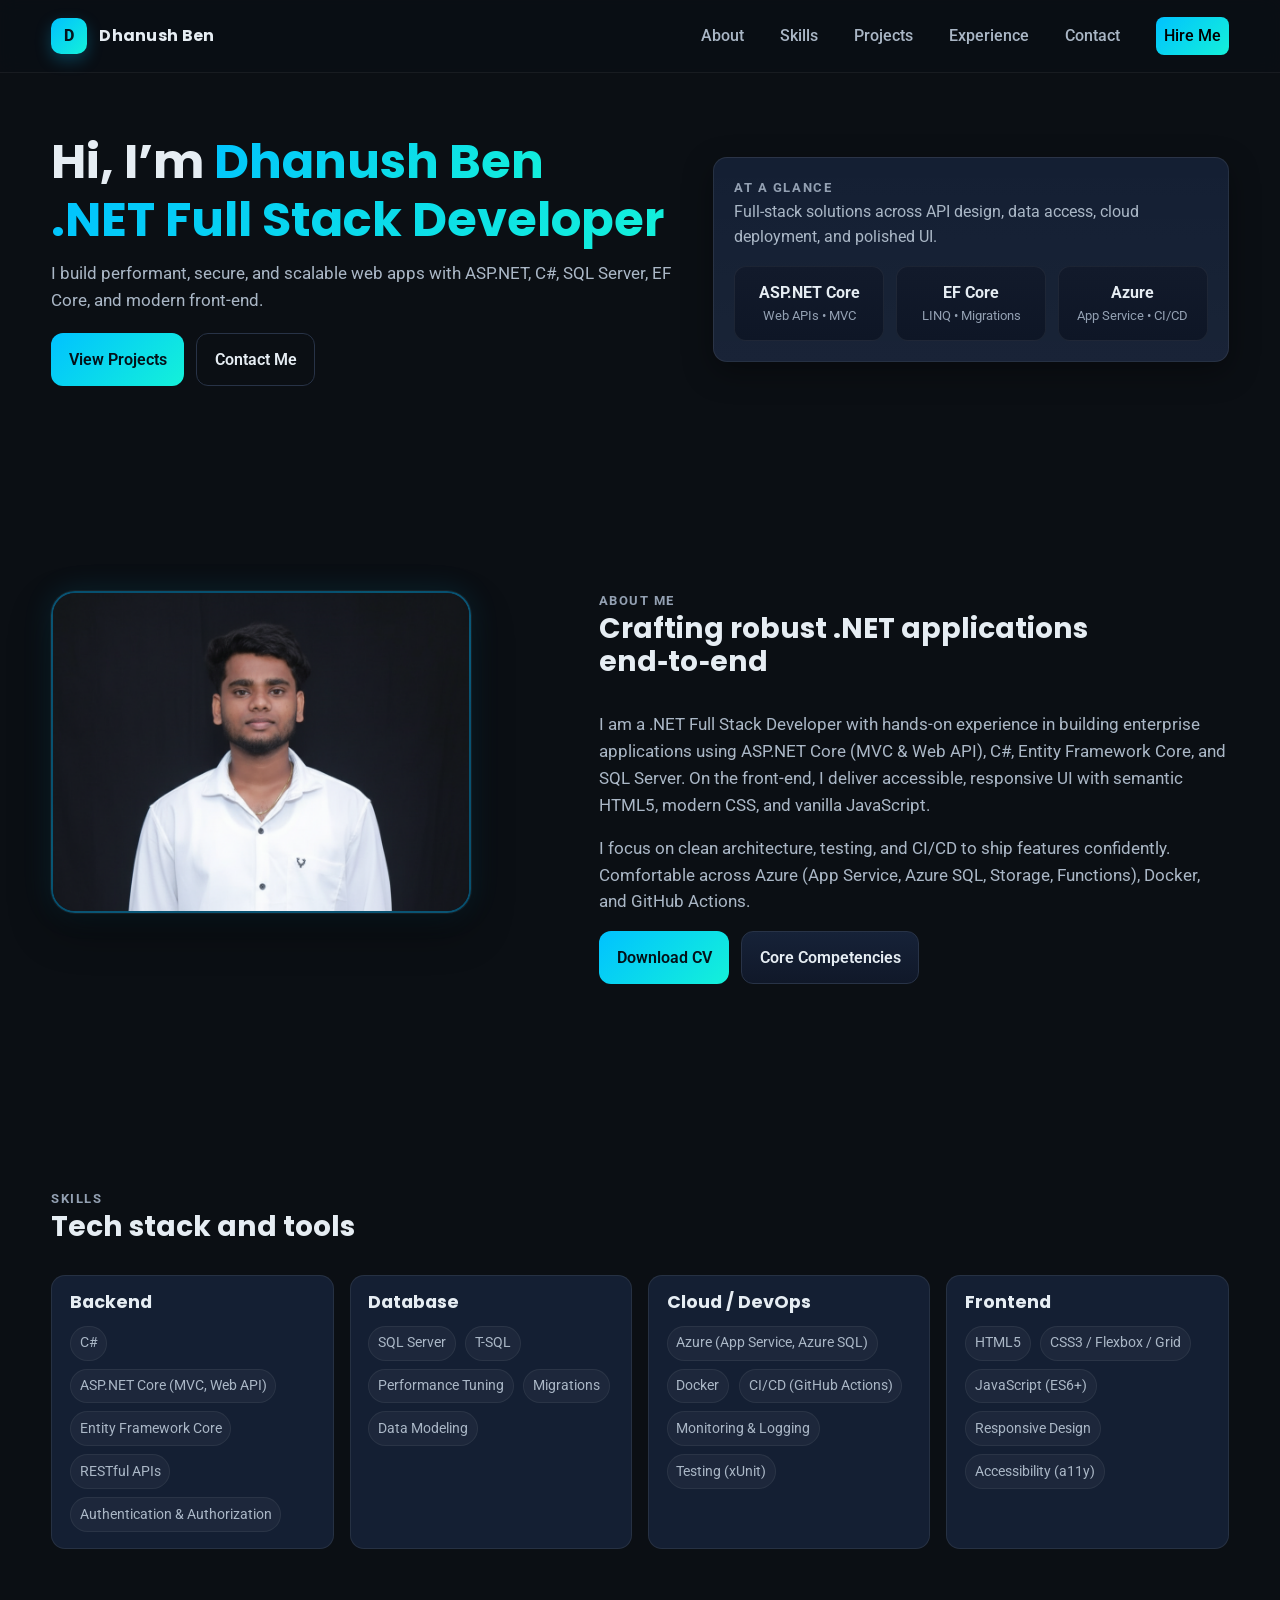
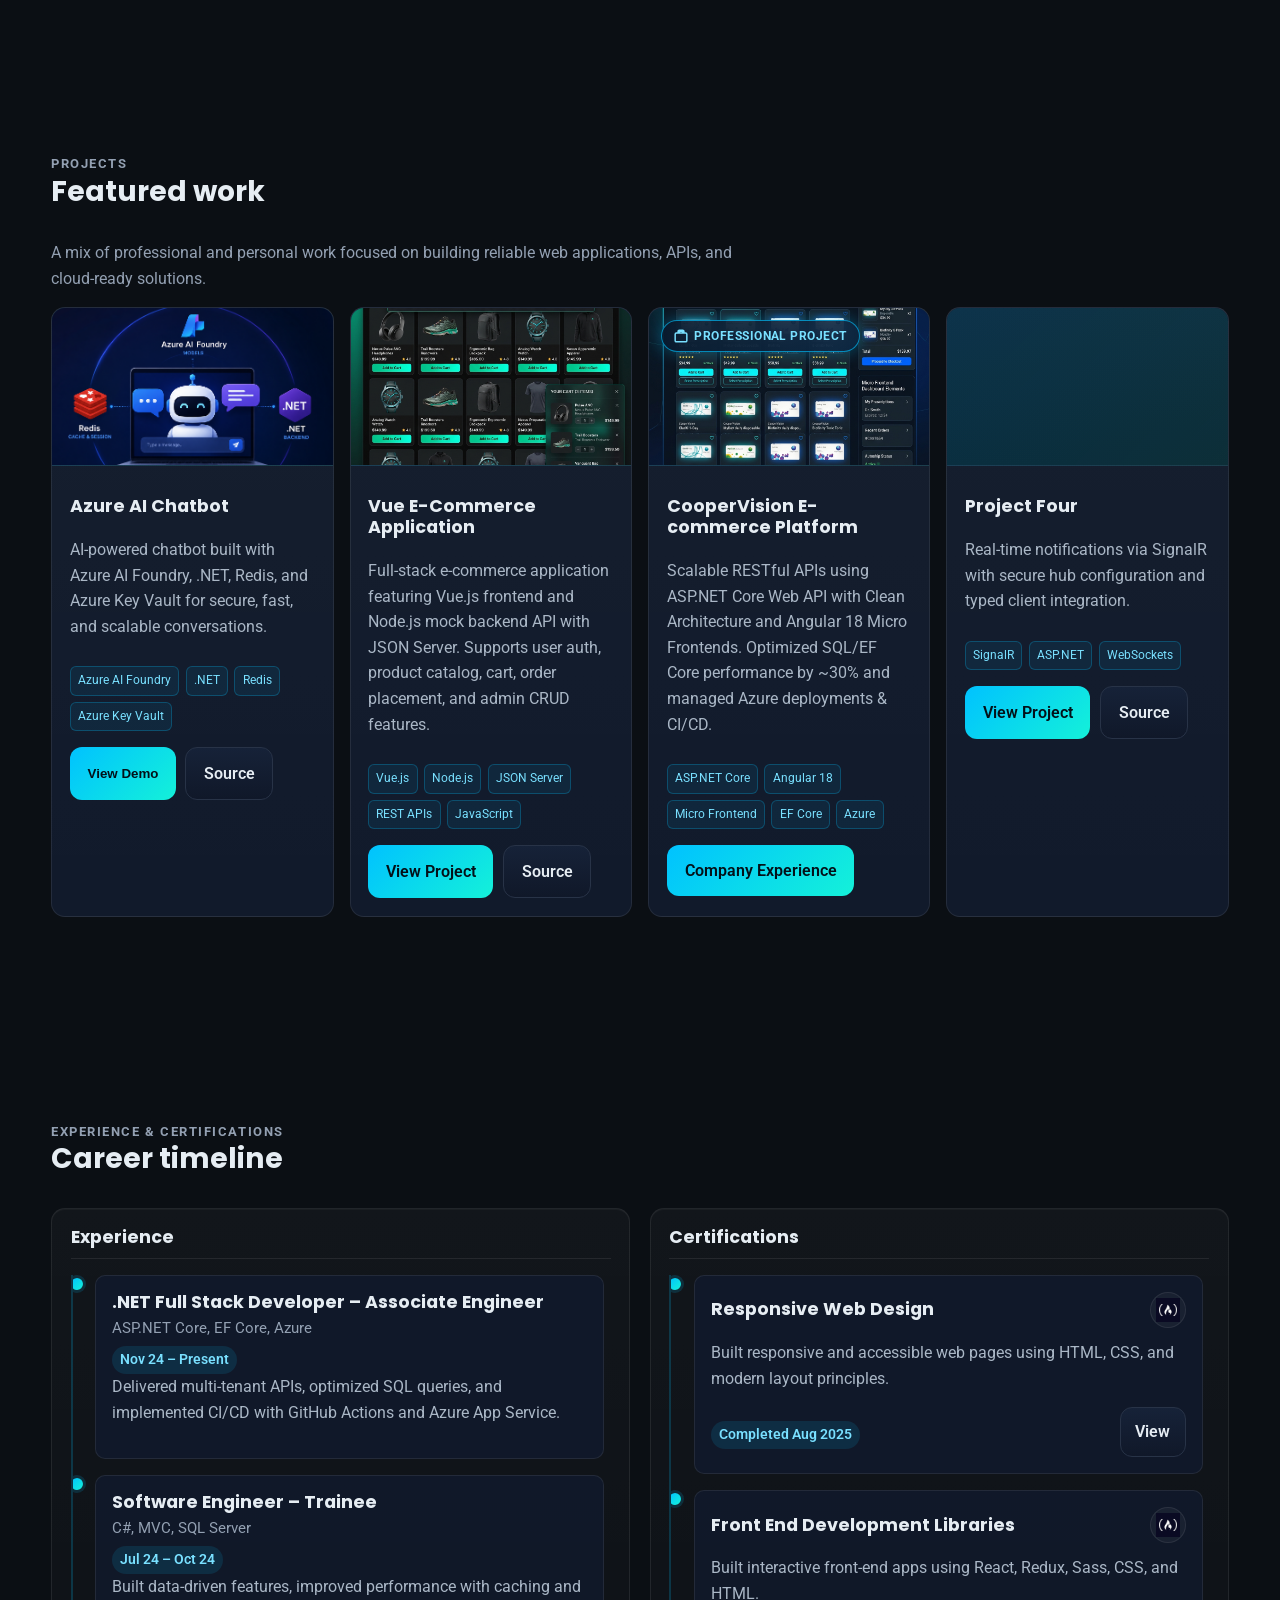
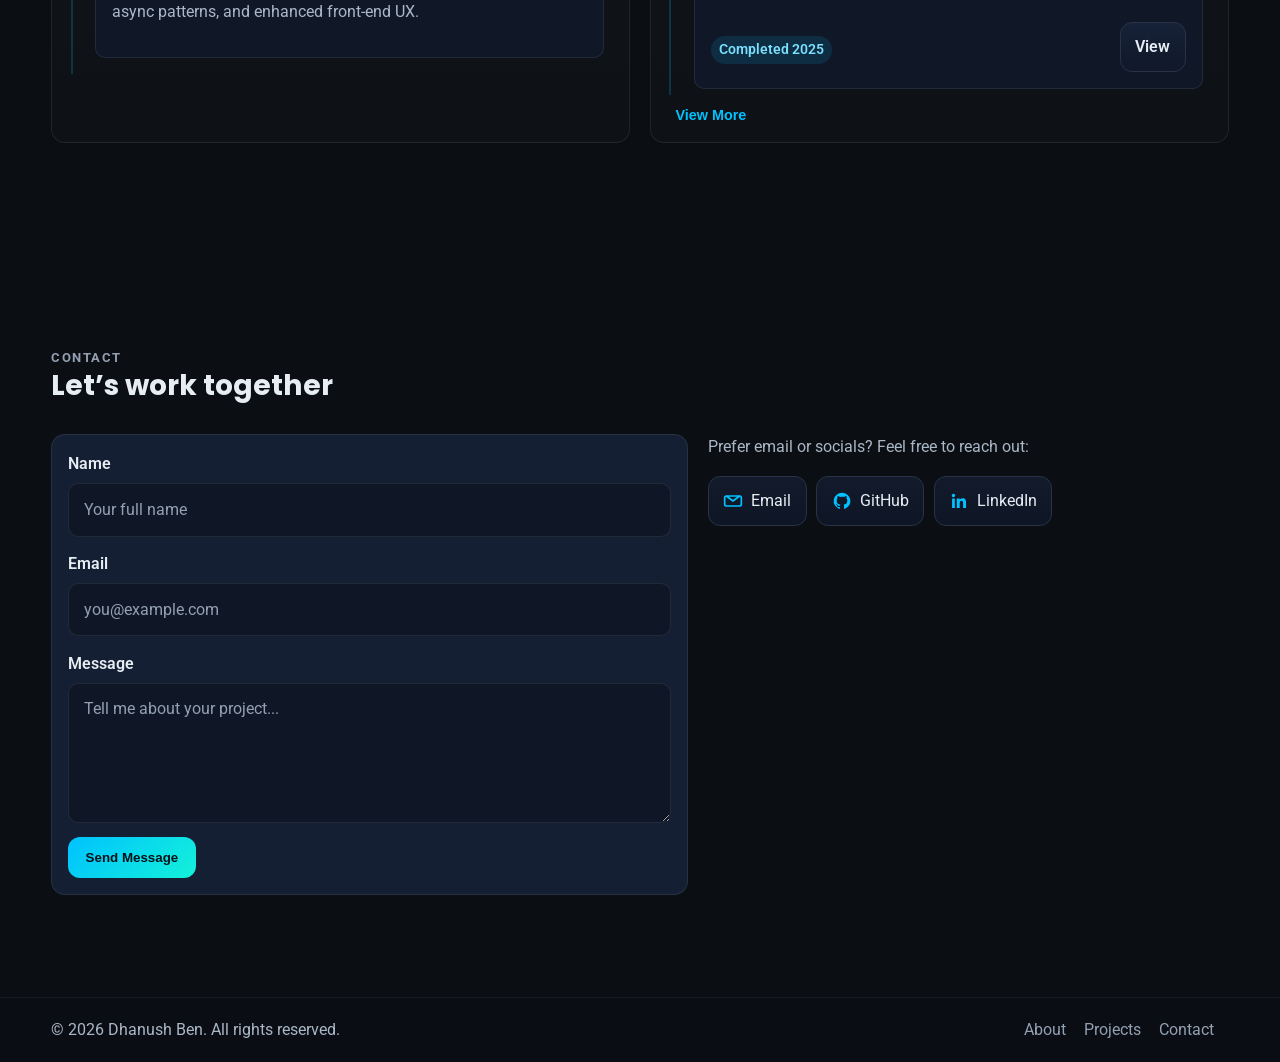
<file: src/index.html>
<!DOCTYPE html>
<html lang="en">
<head>
    <!--
      .NET Full Stack Developer Portfolio
      Tech: HTML5 + CSS3 only (no JS frameworks)
      Design: Dark theme, blue/teal accents, responsive (Grid/Flex), accessible

      How to use:
      - Replace "Your Name" and content with your details.
      - Update project links, social links, and contact form action.
      - Optional: Move styles into styles.css for production.
    -->
    <meta charset="utf-8" />
    <meta name="viewport" content="width=device-width, initial-scale=1" />
    <title>Dhanush Ben | .NET Full Stack Developer</title>
    <meta name="description" content="Portfolio of Your Name, a .NET Full Stack Developer specializing in ASP.NET, C#, SQL Server, Entity Framework, and modern front‑end." />
    <meta name="author" content="Your Name" />
    <meta name="theme-color" content="#0b0f14" />

    <!-- Google Fonts -->
    <link rel="preconnect" href="https://fonts.googleapis.com" />
    <link rel="preconnect" href="https://fonts.gstatic.com" crossorigin />
    <link href="./styles/index.css" rel="stylesheet">
    <link href="https://fonts.googleapis.com/css2?family=Poppins:wght@600;700&family=Roboto:wght@400;500;700&display=swap" rel="stylesheet" />


</head>
<body>
    <a href="#main" class="skip-link">Skip to content</a>

    <!-- Header / Navigation -->
    <header class="site-header">
        <div class="container nav">
            <div class="brand">
                <div class="brand-badge" aria-hidden="true">D</div>
                <div class="title">Dhanush Ben</div>
            </div>

            <label for="nav-toggle" class="hamburger" aria-label="Toggle navigation">
                <svg fill="none" viewBox="0 0 24 24" aria-hidden="true"><path stroke="currentColor" stroke-width="2" d="M4 7h16M4 12h16M4 17h16" /></svg>
            </label>
            <input type="checkbox" id="nav-toggle" />

            <nav class="menu" aria-label="Primary navigation">
                <a href="#about">About</a>
                <a href="#skills">Skills</a>
                <a href="#projects">Projects</a>
                <a href="#experience">Experience</a>
                <a href="#contact">Contact</a>
                <a href="#contact" class="btn btn--primary cta">Hire Me</a>
            </nav>
        </div>
    </header>

    <main id="main">
        <!-- Hero -->
        <section class="hero">
            <div class="container hero-grid">
                <div>
                    <h1>
                        Hi, I’m <span class="gradient-text">Dhanush Ben</span><br />
                        <span class="gradient-text">.NET Full Stack Developer</span>
                    </h1>
                    <p class="tagline">I build performant, secure, and scalable web apps with ASP.NET, C#, SQL Server, EF Core, and modern front‑end.</p>
                    <div class="hero-cta">
                        <a class="btn btn--primary" href="#projects">View Projects</a>
                        <a class="btn btn--ghost" href="#contact">Contact Me</a>
                    </div>
                </div>
                <div class="hero-card">
                    <div class="eyebrow">At a glance</div>
                    <p>Full‑stack solutions across API design, data access, cloud deployment, and polished UI.</p>
                    <div class="quick-stats" role="list">
                        <div class="stat" role="listitem">
                            <div class="kpi">ASP.NET Core</div>
                            <div class="kplabel">Web APIs • MVC</div>
                        </div>
                        <div class="stat" role="listitem">
                            <div class="kpi">EF Core</div>
                            <div class="kplabel">LINQ • Migrations</div>
                        </div>
                        <div class="stat" role="listitem">
                            <div class="kpi">Azure</div>
                            <div class="kplabel">App Service • CI/CD</div>
                        </div>
                    </div>
                </div>
            </div>
        </section>

        <!-- About -->
        <section id="about" class="about">
            <div class="container about-grid">
                <div>
                    <img class="profile-image" src="./wwwroot/images/profile_picture.png" alt="Profile photo placeholder" />
                </div>
                <div>
                    <div class="section-header">    
                        <div class="eyebrow">About Me</div>
                        <h2>Crafting robust .NET applications end‑to‑end</h2>
                    </div>
                    <p>I am a .NET Full Stack Developer with hands-on experience in building enterprise applications using ASP.NET Core (MVC & Web API), C#, Entity Framework Core, and SQL Server. On the front‑end, I deliver accessible, responsive UI with semantic HTML5, modern CSS, and vanilla JavaScript.</p>
                    <p>I focus on clean architecture, testing, and CI/CD to ship features confidently. Comfortable across Azure (App Service, Azure SQL, Storage, Functions), Docker, and GitHub Actions.</p>
                    <div class="hero-cta" style="margin-top:.5rem;">
                        <a class="btn btn--primary" href="https://docs.google.com/document/d/1TCwyiJFWQkG9rpXkrFevVdRXIztwndyO/export?format=pdf" download="Dhanush_Ben_Resume.pdf" aria-label="Download CV">Download CV</a>
                        <a class="btn" href="#skills">Core Competencies</a>
                    </div>
                </div>
            </div>
        </section>

        <!-- Skills -->
        <section id="skills">
            <div class="container">
                <div class="section-header">
                    <div class="eyebrow">Skills</div>
                    <h2>Tech stack and tools</h2>
                </div>

                <div class="skills-grid">
                   
                    <article class="skill-card">
                        <h3>Backend</h3>
                        <ul>
                            <li class="chip">C#</li>
                            <li class="chip">ASP.NET Core (MVC, Web API)</li>
                            <li class="chip">Entity Framework Core</li>
                            <li class="chip">RESTful APIs</li>
                            <li class="chip">Authentication & Authorization</li>
                        </ul>
                    </article>

                    <article class="skill-card">
                        <h3>Database</h3>
                        <ul>
                            <li class="chip">SQL Server</li>
                            <li class="chip">T-SQL</li>
                            <li class="chip">Performance Tuning</li>
                            <li class="chip">Migrations</li>
                            <li class="chip">Data Modeling</li>
                        </ul>
                    </article>

                    <article class="skill-card">
                        <h3>Cloud / DevOps</h3>
                        <ul>
                            <li class="chip">Azure (App Service, Azure SQL)</li>
                            <li class="chip">Docker</li>
                            <li class="chip">CI/CD (GitHub Actions)</li>
                            <li class="chip">Monitoring & Logging</li>
                            <li class="chip">Testing (xUnit)</li>
                        </ul>
                    </article>

                     <article class="skill-card">
                        <h3>Frontend</h3>
                        <ul>
                            <li class="chip">HTML5</li>
                            <li class="chip">CSS3 / Flexbox / Grid</li>
                            <li class="chip">JavaScript (ES6+)</li>
                            <li class="chip">Responsive Design</li>
                            <li class="chip">Accessibility (a11y)</li>
                        </ul>
                    </article>
                </div>
            </div>
        </section>

        <!-- Projects -->
        <section id="projects">
            <div class="container">
                <div class="section-header">
                    <div class="eyebrow">Projects</div>
                    <h2>Featured work</h2>
                </div>

                <p class="project-intro">A mix of professional and personal work focused on building reliable web applications, APIs, and cloud-ready solutions.</p>

                <div class="projects-grid">
                    <!-- Project 1: Azure AI Chatbot (Study Project) -->
                    <article class="project-card">
                        <img class="thumb" src="./wwwroot/images/projects/chat_bot-azure.png" alt="Azure AI Chatbot project" />
                        <div class="project-body">
                            <h3>Azure AI Chatbot</h3>
                            <p>AI-powered chatbot built with Azure AI Foundry, .NET, Redis, and Azure Key Vault for secure, fast, and scalable conversations.</p>
                            <div class="project-meta">
                                <span class="tag">Azure AI Foundry</span>
                                <span class="tag">.NET</span>
                                <span class="tag">Redis</span>
                                <span class="tag">Azure Key Vault</span>
                            </div>
                            <div class="project-actions">
                                <button type="button" class="btn btn--primary project-demo-btn" data-demo-url="https://drive.google.com/file/d/17jain_S8kUxAF8LqyquzPNtLhlgOvI8c/preview?usp=sharing">View Demo</button>
                                <a href="https://github.com/DhanushbenB/stateful_azure-ai-chatbot" target="_blank" rel="noopener noreferrer" class="btn">Source</a>
                            </div>
                        </div>
                    </article>

                    <!-- Project 2: Vue E-Commerce Application (Study Project) -->
                    <article class="project-card">
                        <img class="thumb" src="./wwwroot/images/projects/vue-ecommerce.png" alt="Vue E-Commerce Application" />
                        <div class="project-body">
                            <h3>Vue E-Commerce Application</h3>
                            <p>Full-stack e-commerce application featuring Vue.js frontend and Node.js mock backend API with JSON Server. Supports user auth, product catalog, cart, order placement, and admin CRUD features.</p>
                            <div class="project-meta">
                                <span class="tag">Vue.js</span>
                                <span class="tag">Node.js</span>
                                <span class="tag">JSON Server</span>
                                <span class="tag">REST APIs</span>
                                <span class="tag">JavaScript</span>
                            </div>
                            <div class="project-actions">
                                <a href="https://github.com/DhanushbenB/VUE_E-commerce_application" target="_blank" rel="noopener noreferrer" class="btn btn--primary">View Project</a>
                                <a href="https://github.com/DhanushbenB/VUE_E-commerce_application" target="_blank" rel="noopener noreferrer" class="btn">Source</a>
                            </div>
                        </div>
                    </article>

                    <!-- Project 3: CooperVision E-commerce Platform (Professional Project) -->
                    <article class="project-card" style="position: relative;">
                        <div class="thumb-wrap">
                            <span class="project-badge badge--professional">
                                <svg class="badge-icon" viewBox="0 0 24 24" fill="none" stroke="currentColor" stroke-width="2.5"><path d="M20 7h-3V4a2 2 0 0 0-2-2H9a2 2 0 0 0-2 2v3H4a2 2 0 0 0-2 2v11a2 2 0 0 0 2 2h16a2 2 0 0 0 2-2V9a2 2 0 0 0-2-2zM9 4h6v3H9V4z"/></svg>
                                Professional Project
                            </span>
                            <img class="thumb" src="./wwwroot/images/projects/coopervision-ecommerce.png" alt="CooperVision E-commerce Platform" />
                        </div>
                        <div class="project-body">
                            <h3>CooperVision E-commerce Platform</h3>
                            <p>Scalable RESTful APIs using ASP.NET Core Web API with Clean Architecture and Angular 18 Micro Frontends. Optimized SQL/EF Core performance by ~30% and managed Azure deployments & CI/CD.</p>
                            <div class="project-meta">
                                <span class="tag">ASP.NET Core</span>
                                <span class="tag">Angular 18</span>
                                <span class="tag">Micro Frontend</span>
                                <span class="tag">EF Core</span>
                                <span class="tag">Azure</span>
                            </div>
                            <div class="project-actions">
                                <a href="#experience" class="btn btn--primary">Company Experience</a>
                            </div>
                        </div>
                    </article>

                    <!-- Project 4: Empty Template -->
                    <article class="project-card">
                        <div class="thumb" role="img" aria-label="Project thumbnail placeholder"></div>
                        <div class="project-body">
                            <h3>Project Four</h3>
                            <p>Real-time notifications via SignalR with secure hub configuration and typed client integration.</p>
                            <div class="project-meta">
                                <span class="tag">SignalR</span>
                                <span class="tag">ASP.NET</span>
                                <span class="tag">WebSockets</span>
                            </div>
                            <div class="project-actions">
                                <a href="#" class="btn btn--primary">View Project</a>
                                <a href="#" class="btn">Source</a>
                            </div>
                        </div>
                    </article>
                </div>
            </div>
        </section>

        <!-- Experience & Certifications -->
        <section id="experience">
            <div class="container">
                <div class="section-header">
                    <div class="eyebrow">Experience & Certifications</div>
                    <h2>Career timeline</h2>
                </div>

                <div class="timeline-wrap">
                    <!-- Experience -->
                    <div class="timeline-panel">
                        <h3>Experience</h3>
                        <div class="timeline">
                            <div class="entry">
                                <div class="entry-card">
                                    <h3>.NET Full Stack Developer – Associate Engineer</h3>
                                    <div class="sub">ASP.NET Core, EF Core, Azure</div>
                                    <div class="period">Nov 24 – Present</div>
                                    <p>Delivered multi-tenant APIs, optimized SQL queries, and implemented CI/CD with GitHub Actions and Azure App Service.</p>
                                </div>
                            </div>
                            <div class="entry">
                                <div class="entry-card">
                                    <h3>Software Engineer – Trainee</h3>
                                    <div class="sub">C#, MVC, SQL Server</div>
                                    <div class="period">Jul 24 – Oct 24</div>
                                    <p>Built data-driven features, improved performance with caching and async patterns, and enhanced front-end UX.</p>
                                </div>
                            </div>
                        </div>
                    </div>

                    <!-- Certifications -->
                    <div class="timeline-panel">
                        <h3>Certifications</h3>
                        <div class="timeline">
                            <div class="entry">
                                <div class="entry-card">
                                    <div style="display:flex; align-items:center; justify-content:space-between; gap:0.75rem; margin-bottom:0.75rem;">
                                        <h3 style="margin:0;">Responsive Web Design</h3>
                                        <a href="https://www.freecodecamp.org/" target="_blank" rel="noopener noreferrer" class="fcc-logo-link" aria-label="Visit freeCodeCamp" title="freeCodeCamp" style="display:inline-flex; align-items:center; justify-content:center; width:36px; height:36px; border-radius:999px; padding:0.25rem; background:rgba(255,255,255,.04); border:1px solid rgba(255,255,255,.08); transition:transform .2s ease, box-shadow .2s ease, background .2s ease; position:relative;">
                                            <img src="./wwwroot/images/certifications/freecodecamp.png" alt="freeCodeCamp logo" style="width:24px; height:24px; object-fit:contain;" />
                                            <span style="position:absolute; top:-2.2rem; left:50%; transform:translateX(-50%) translateY(4px); background:rgba(4,16,24,.95); color:#fff; padding:0.25rem 0.5rem; border-radius:999px; font-size:0.75rem; white-space:nowrap; opacity:0; pointer-events:none; transition:opacity .2s ease, transform .2s ease;">freeCodeCamp</span>
                                        </a>
                                    </div>
                                    <p>Built responsive and accessible web pages using HTML, CSS, and modern layout principles.</p>
                                    <div style="display:flex; align-items:center; justify-content:space-between; gap:0.75rem; flex-wrap:wrap; margin-top:0.6rem;">
                                        <div class="period">Completed Aug 2025</div>
                                        <a href="https://www.freecodecamp.org/certification/fcc852a5ebd-004e-4d79-8d65-8e4ba3ec3b89/responsive-web-design" target="_blank" rel="noopener noreferrer" class="btn" style="margin-top:0; padding:.7rem .9rem;">View</a>
                                    </div>
                                </div>
                            </div>
                            <div class="entry">
                                <div class="entry-card">
                                    <div style="display:flex; align-items:center; justify-content:space-between; gap:0.75rem; margin-bottom:0.75rem;">
                                        <h3 style="margin:0;">Front End Development Libraries</h3>
                                        <a href="https://www.freecodecamp.org/" target="_blank" rel="noopener noreferrer" class="fcc-logo-link" aria-label="Visit freeCodeCamp" title="freeCodeCamp" style="display:inline-flex; align-items:center; justify-content:center; width:36px; height:36px; border-radius:999px; padding:0.25rem; background:rgba(255,255,255,.04); border:1px solid rgba(255,255,255,.08); transition:transform .2s ease, box-shadow .2s ease, background .2s ease; position:relative;">
                                            <img src="./wwwroot/images/certifications/freecodecamp.png" alt="freeCodeCamp logo" style="width:24px; height:24px; object-fit:contain;" />
                                            <span style="position:absolute; top:-2.2rem; left:50%; transform:translateX(-50%) translateY(4px); background:rgba(4,16,24,.95); color:#fff; padding:0.25rem 0.5rem; border-radius:999px; font-size:0.75rem; white-space:nowrap; opacity:0; pointer-events:none; transition:opacity .2s ease, transform .2s ease;">freeCodeCamp</span>
                                        </a>
                                    </div>
                                    <p>Built interactive front-end apps using React, Redux, Sass, CSS, and HTML.</p>
                                    <div style="display:flex; align-items:center; justify-content:space-between; gap:0.75rem; flex-wrap:wrap; margin-top:0.6rem;">
                                        <div class="period">Completed 2025</div>
                                        <a href="https://www.freecodecamp.org/certification/fcc852a5ebd-004e-4d79-8d65-8e4ba3ec3b89/front-end-development-libraries" target="_blank" rel="noopener noreferrer" class="btn" style="margin-top:0; padding:.7rem .9rem;">View</a>
                                    </div>
                                </div>
                            </div>
                            <div class="entry">
                                <div class="entry-card">
                                    <h3>GitHub Actions Essentials</h3>
                                    <div class="sub">GitHub / DevOps</div>
                                    <div class="period">2024</div>
                                    <p>Learned CI/CD workflows, automation, and repository-based deployment practices.</p>
                                </div>
                            </div>
                            <div class="entry extra-entry" hidden>
                                <div class="entry-card">
                                    <h3>Cloud Security Basics</h3>
                                    <div class="sub">Cloud Security</div>
                                    <div class="period">2024</div>
                                    <p>Built understanding of secure application design, identity, and safe cloud deployment practices.</p>
                                </div>
                            </div>
                        </div>
                        <button type="button" class="view-more-btn" data-target=".extra-entry">View More</button>
                    </div>
                </div>
            </div>
        </section>

        <!-- Contact -->
        <section id="contact">
            <div class="container">
                <div class="section-header">
                    <div class="eyebrow">Contact</div>
                    <h2>Let’s work together</h2>
                </div>

                <div class="contact-grid">
                    <!-- Form -->
                    <form id="contact-form" action="https://formspree.io/f/mgvlqovq" method="POST" novalidate>
                        <div class="field">
                            <label for="name">Name</label>
                            <input type="text" id="name" name="name" placeholder="Your full name" required />
                        </div>
                        <div class="field">
                            <label for="email">Email</label>
                            <input type="email" id="email" name="email" placeholder="you@example.com" required />
                        </div>
                        <div class="field">
                            <label for="message">Message</label>
                            <textarea id="message" name="message" placeholder="Tell me about your project..." required></textarea>
                        </div>
                        <div class="form-actions">
                            <button type="submit" class="btn btn--primary submit-btn">Send Message</button>
                            <div id="form-status" class="form-status" role="status" aria-live="polite"></div>
                        </div>
                    </form>

                    <!-- Socials -->
                    <div>
                        <p>Prefer email or socials? Feel free to reach out:</p>
                        <div class="socials" style="margin-top:.8rem;">
                            <a class="icon-btn"  href="mailto:dhanushben.b@gmail.com" target="_blank" aria-label="Email">
                                <svg class="icon" viewBox="0 0 24 24" fill="none" aria-hidden="true"><path d="M4 6h16a2 2 0 0 1 2 2v8a2 2 0 0 1-2 2H4a2 2 0 0 1-2-2V8a2 2 0 0 1 2-2Zm16 0-8 6L4 6" stroke="currentColor" stroke-width="2" stroke-linecap="round" stroke-linejoin="round" /></svg>
                                Email
                            </a>
                            <a class="icon-btn" href="https://github.com/DhanushbenB" target="_blank" rel="noopener" aria-label="GitHub">
                                <svg class="icon" viewBox="0 0 24 24" fill="currentColor" aria-hidden="true"><path d="M12 2a10 10 0 0 0-3.162 19.492c.5.092.682-.217.682-.482 0-.237-.01-1.022-.015-1.854-2.774.603-3.36-1.184-3.36-1.184-.454-1.153-1.109-1.461-1.109-1.461-.907-.62.07-.607.07-.607 1.003.07 1.53 1.03 1.53 1.03.892 1.53 2.342 1.088 2.91.833.092-.647.35-1.088.636-1.338-2.216-.253-4.547-1.108-4.547-4.933 0-1.089.39-1.98 1.03-2.677-.103-.253-.447-1.272.098-2.65 0 0 .84-.27 2.75 1.022A9.56 9.56 0 0 1 12 6.844c.85.004 1.705.115 2.503.338 1.909-1.292 2.748-1.022 2.748-1.022.546 1.378.202 2.397.1 2.65.64.697 1.03 1.588 1.03 2.677 0 3.834-2.335 4.677-4.557 4.927.359.31.68.923.68 1.86 0 1.343-.012 2.427-.012 2.758 0 .268.18.58.688.48A10.002 10.002 0 0 0 12 2z" /></svg>
                                GitHub
                            </a>
                            <a class="icon-btn" href="https://www.linkedin.com/in/dhanush-ben/" target="_blank" rel="noopener" aria-label="LinkedIn">
                                <svg class="icon" viewBox="0 0 24 24" fill="currentColor" aria-hidden="true"><path d="M20.452 20.452h-3.555v-5.569c0-1.329-.027-3.04-1.851-3.04-1.853 0-2.135 1.447-2.135 2.944v5.665H9.357V9h3.414v1.566h.049c.476-.9 1.637-1.852 3.367-1.852 3.6 0 4.265 2.37 4.265 5.452v6.286zM5.337 7.433a2.063 2.063 0 1 1 0-4.126 2.063 2.063 0 0 1 0 4.126zM6.99 20.452H3.681V9H6.99v11.452z" /></svg>
                                LinkedIn
                            </a>
                        </div>
                    </div>
                </div>
            </div>
        </section>
    </main>

    <div id="project-modal" class="modal-backdrop" hidden style="display: none;">
        <div class="modal-card" role="dialog" aria-modal="true" aria-labelledby="modal-title">
            <div class="modal-header">
                <h3 id="modal-title">Project Demo</h3>
                <button type="button" class="modal-close" aria-label="Close demo">×</button>
            </div>
            <div class="modal-body">
                <iframe id="project-iframe" title="Project demo video" allow="autoplay; fullscreen"></iframe>
                <p style="margin-top: 0.75rem; font-size: 0.95rem;">
                    If the preview is blocked, <a href="https://drive.google.com/file/d/17jain_S8kUxAF8LqyquzPNtLhlgOvI8c/view?usp=sharing" target="_blank" rel="noopener noreferrer">open the video directly in Google Drive</a>.
                </p>
            </div>
        </div>
    </div>

    <script src="./scripts/main.js"></script>

    <!-- Footer -->
    <footer>
        <div class="container footer-row">
            <div>© <span id="year"></span> Dhanush Ben. All rights reserved.</div>
            <div class="footer-links" aria-label="Quick links">
                <a href="#about">About</a>
                <a href="#projects">Projects</a>
                <a href="#contact">Contact</a>
            </div>
        </div>
    </footer>

    <!-- Optional: If you want dynamic year without JS, update manually or keep as-is -->
</body>
</html>
</file>
<file: src/styles/index.css>
:root {
    --bg-900: #0b0f14;
    --bg-800: #121826;
    --bg-700: #1a2438;
    --surface: #111a2b;
    --card: #141f33;
    --text-100: #e6edf3;
    --text-300: #aab7c6;
    --text-400: #93a0b2;
    --accent: #00c2ff;
    --accent-2: #14f1d9;
    --muted: #283347;
    --ring: hsla(195,100%,50%,0.45);
    --radius: 14px;
    --radius-sm: 10px;
    --shadow-1: 0 10px 30px rgba(0,0,0,.35);
    --shadow-2: 0 20px 40px rgba(0,0,0,.45);
}

/* Global Reset / Base */
*, *::before, *::after {
    box-sizing: border-box;
}

html {
    scroll-behavior: smooth;
    scrollbar-width: thin;
    scrollbar-color: rgba(0,194,255,.75) rgba(8,16,28,.95);
}

body {
    margin: 0;
    color: var(--text-100);
    background: radial-gradient(1200px 800px at 120% -10%, rgba(0,194,255,.08), transparent 60%), radial-gradient(1200px 800px at -20% 110%, rgba(20,241,217,.06), transparent 60%), var(--bg-900);
    font-family: Roboto, system-ui, -apple-system, Segoe UI, Arial, sans-serif;
    line-height: 1.6;
    overflow-x: hidden;
}

::-webkit-scrollbar {
    width: 10px;
    height: 10px;
}

::-webkit-scrollbar-track {
    background: rgba(8,16,28,.95);
    border-radius: 999px;
}

::-webkit-scrollbar-thumb {
    background: linear-gradient(180deg, rgba(0,194,255,.9), rgba(20,241,217,.75));
    border-radius: 999px;
    border: 2px solid rgba(8,16,28,.95);
}

::-webkit-scrollbar-thumb:hover {
    background: linear-gradient(180deg, rgba(0,194,255,1), rgba(20,241,217,.9));
}

::selection {
    background: rgba(0,194,255,.25);
    color: var(--text-100);
}

img, svg {
    max-width: 100%;
    display: block;
}

a {
    color: inherit;
    text-decoration: none;
}

    a:hover {
        color: var(--accent);
    }

p {
    color: var(--text-300);
    margin: 0 0 1rem;
}

/* Accessibility helpers */
.skip-link {
    position: absolute;
    left: -9999px;
    top: auto;
    width: 1px;
    height: 1px;
    overflow: hidden;
}

    .skip-link:focus {
        position: fixed;
        left: 1rem;
        top: 1rem;
        width: auto;
        height: auto;
        background: var(--bg-800);
        color: var(--text-100);
        padding: .6rem 1rem;
        border-radius: 8px;
        z-index: 10000;
        outline: 2px solid var(--accent);
    }

.sr-only {
    position: absolute;
    width: 1px;
    height: 1px;
    padding: 0;
    margin: -1px;
    overflow: hidden;
    clip: rect(0,0,0,0);
    white-space: nowrap;
    border: 0;
}

/* Layout helpers */
.container {
    width: min(1200px, 92vw);
    margin-inline: auto;
}

section {
    padding-block: clamp(56px, 8vw, 104px);
    scroll-margin-top: 90px;
}

.section-header {
    margin-bottom: 2rem;
}

.eyebrow {
    letter-spacing: .12em;
    text-transform: uppercase;
    font-weight: 700;
    font-size: .8rem;
    color: var(--text-400);
}

h1, h2, h3 {
    font-family: Poppins, system-ui, -apple-system, Segoe UI, Arial, sans-serif;
    margin: 0 0 .75rem;
    line-height: 1.2;
}

h2 {
    font-size: clamp(1.6rem, 2.2vw, 2rem);
}

h3 {
    font-size: 1.1rem;
}

/* Buttons */
.btn {
    display: inline-flex;
    align-items: center;
    gap: .6rem;
    font-weight: 600;
    border-radius: 12px;
    padding: .8rem 1.1rem;
    border: 1px solid var(--muted);
    color: var(--text-100);
    background: linear-gradient(180deg, #162238 0%, #101829 100%);
    transition: transform .2s ease, box-shadow .2s ease, border-color .2s ease;
    will-change: transform;
    cursor: pointer;
}

    .btn:hover {
        transform: translateY(-2px);
        box-shadow: var(--shadow-1);
        border-color: rgba(255,255,255,.12);
    }

.btn--primary {
    border: 0;
    background: linear-gradient(135deg, var(--accent), var(--accent-2));
    color: #041018;
}

.btn--ghost {
    background: transparent;
    border: 1px solid var(--muted);
    color: var(--text-100);
}

.btn:focus-visible {
    outline: 3px solid var(--ring);
    outline-offset: 2px;
}

/* Header / Nav */
.site-header {
    position: sticky;
    top: 0;
    z-index: 1000;
    background: rgba(11,15,20,.7);
    backdrop-filter: saturate(160%) blur(10px);
    border-bottom: 1px solid rgba(255,255,255,.06);
}

.nav {
    display: flex;
    align-items: center;
    justify-content: space-between;
    height: 72px;
}

.brand {
    display: flex;
    align-items: center;
    gap: .75rem;
    font-weight: 700;
}

.brand-badge {
    width: 36px;
    height: 36px;
    display: grid;
    place-items: center;
    border-radius: 10px;
    background: linear-gradient(135deg, var(--accent), var(--accent-2));
    color: #05151c;
    font-weight: 800;
    box-shadow: 0 6px 16px rgba(0,194,255,.25);
}

.brand .title {
    font-family: Poppins, sans-serif;
    letter-spacing: .3px;
}

/* Desktop menu */
.menu {
    display: flex;
    align-items: center;
    gap: 1.25rem;
}

    .menu a {
        color: var(--text-300);
        font-weight: 500;
        padding: .4rem .5rem;
        border-radius: 8px;
        transition: color .2s ease, background .2s ease;
    }

        .menu a:hover {
            color: var(--text-100);
            background: rgba(255,255,255,.04);
        }

    .menu .cta {
        margin-left: .5rem;
        color: black;
    }

/* Mobile menu (CSS-only toggle) */
#nav-toggle {
    display: none;
}

.hamburger {
    display: none;
    width: 44px;
    height: 44px;
    border-radius: 10px;
    border: 1px solid var(--muted);
    align-items: center;
    justify-content: center;
    color: var(--text-100);
    background: transparent;
    cursor: pointer;
}

    .hamburger svg {
        width: 22px;
        height: 22px;
    }

@media (max-width: 900px) {
    .menu {
        display: none;
        position: absolute;
        top: 72px;
        left: 0;
        right: 0;
        background: var(--bg-800);
        border-bottom: 1px solid rgba(255,255,255,.06);
        flex-direction: column;
        padding: 1rem;
    }

    #nav-toggle:checked ~ .menu {
        display: flex;
    }

    .hamburger {
        display: flex;
    }
}

/* Hero */
.hero {
    padding-top: clamp(32px, 6vw, 60px);
}

.hero-grid {
    display: grid;
    align-items: center;
    gap: 2rem;
    grid-template-columns: 1.1fr .9fr;
}

@media (max-width: 980px) {
    .hero-grid {
        grid-template-columns: 1fr;
    }
}

.hero h1 {
    font-size: clamp(2rem, 5vw, 3rem);
    margin-bottom: .75rem;
}

.gradient-text {
    background: linear-gradient(135deg, var(--accent), var(--accent-2));
    -webkit-background-clip: text;
    background-clip: text;
    color: transparent;
}

.tagline {
    color: var(--text-300);
    font-size: 1.05rem;
    margin-bottom: 1.2rem;
}

.hero-cta {
    display: flex;
    flex-wrap: wrap;
    gap: .75rem;
    margin-top: 1rem;
}

.hero-card {
    background: linear-gradient(180deg, rgba(0,0,0,.0), rgba(255,255,255,.02)), var(--card);
    border: 1px solid rgba(255,255,255,.08);
    border-radius: var(--radius);
    padding: 1.25rem;
    box-shadow: var(--shadow-1);
}

.quick-stats {
    display: grid;
    grid-template-columns: repeat(3, 1fr);
    gap: .75rem;
    margin-top: .5rem;
}

.stat {
    background: linear-gradient(180deg, #121a2b 0%, #0e1626 100%);
    border: 1px solid rgba(255,255,255,.06);
    border-radius: 12px;
    padding: .85rem;
    text-align: center;
}

    .stat .kpi {
        font-weight: 700;
        font-size: 1rem;
    }

    .stat .kplabel {
        font-size: .8rem;
        color: var(--text-400);
    }

/* About */
.about-grid {
    display: grid;
    gap: 2rem;
    grid-template-columns: .9fr 1.1fr;
}

@media (max-width: 980px) {
    .about-grid {
        grid-template-columns: 1fr;
    }
}

.profile-image {
    width: min(100%, 420px);
    max-width: 420px;
    height: auto;
    object-fit: cover;
    border-radius: 24px;
    background: radial-gradient(180px 120px at 20% 20%, rgba(0,194,255,.25), transparent 60%), radial-gradient(180px 120px at 80% 80%, rgba(20,241,217,.18), transparent 60%), linear-gradient(180deg, #0f1828, #0b1321);
    border: 2px solid rgba(0, 194, 255, 0.35);
    box-shadow: 0 0 0 1px rgba(255,255,255,.05), 0 18px 40px rgba(0,0,0,.35), 0 0 30px rgba(0,194,255,.12);
    transition: transform .25s ease, box-shadow .25s ease, filter .25s ease, border-color .25s ease;
}

.profile-image:hover {
    transform: translateY(-4px) scale(1.03);
    box-shadow: 0 0 0 1px rgba(255,255,255,.08), 0 20px 46px rgba(0,0,0,.4), 0 0 36px rgba(0,194,255,.2);
    filter: brightness(1.05);
    border-color: rgba(20, 241, 217, 0.55);
}

.about p {
    font-size: 1.05rem;
}

/* Skills */
.skills-grid {
    display: grid;
    gap: 1rem;
    grid-template-columns: repeat(4, 1fr);
}

@media (max-width: 1100px) {
    .skills-grid {
        grid-template-columns: repeat(2, 1fr);
    }
}

@media (max-width: 640px) {
    .skills-grid {
        grid-template-columns: 1fr;
    }
}

.skill-card {
    background: var(--card);
    border: 1px solid rgba(255,255,255,.08);
    border-radius: var(--radius);
    padding: 1rem 1.1rem;
    transition: transform .2s ease, box-shadow .2s ease, border-color .2s ease;
}

    .skill-card:hover {
        transform: translateY(-3px);
        box-shadow: var(--shadow-1);
        border-color: rgba(255,255,255,.14);
    }

    .skill-card ul {
        list-style: none;
        padding: 0;
        margin: .4rem 0 0;
        display: flex;
        flex-wrap: wrap;
        gap: .5rem .6rem;
    }

.chip {
    font-size: .85rem;
    color: var(--text-300);
    background: rgba(255,255,255,.04);
    border: 1px solid rgba(255,255,255,.06);
    padding: .35rem .55rem;
    border-radius: 999px;
}

/* Projects */
.project-intro {
    color: var(--text-400);
    margin-bottom: 1rem;
    max-width: 720px;
}

.projects-grid {
    display: grid;
    gap: 1rem;
    grid-template-columns: repeat(4, 1fr);
}

@media (max-width: 1200px) {
    .projects-grid {
        grid-template-columns: repeat(3, 1fr);
    }
}

@media (max-width: 900px) {
    .projects-grid {
        grid-template-columns: repeat(2, 1fr);
    }
}

@media (max-width: 620px) {
    .projects-grid {
        grid-template-columns: 1fr;
    }
}

.project-card {
    display: flex;
    flex-direction: column;
    gap: .85rem;
    background: linear-gradient(180deg, rgba(255,255,255,.02), rgba(255,255,255,.00)), var(--surface);
    border: 1px solid rgba(255,255,255,.08);
    border-radius: var(--radius);
    overflow: hidden;
    transition: transform .2s ease, box-shadow .25s ease, border-color .2s ease;
}

    .project-card:hover {
        transform: translateY(-4px);
        box-shadow: var(--shadow-2);
        border-color: rgba(255,255,255,.14);
    }

.thumb-wrap {
    position: relative;
    width: 100%;
}

.thumb {
    aspect-ratio: 16/9;
    width: 100%;
    object-fit: cover;
    display: block;
    background: linear-gradient(135deg, rgba(0,194,255,.16), rgba(20,241,217,.12)), linear-gradient(180deg, #0f1828, #0b1321);
    border-bottom: 1px solid rgba(255,255,255,.06);
}

/* Professional Project Tag */
.project-badge {
    position: absolute;
    top: 0.75rem;
    left: 0.75rem;
    z-index: 3;
    display: inline-flex;
    align-items: center;
    gap: 0.4rem;
    font-size: 0.72rem;
    font-weight: 700;
    letter-spacing: 0.04em;
    text-transform: uppercase;
    padding: 0.35rem 0.75rem;
    border-radius: 999px;
    backdrop-filter: blur(12px);
    -webkit-backdrop-filter: blur(12px);
    box-shadow: 0 4px 14px rgba(0, 0, 0, 0.5);
}

.badge-icon {
    width: 14px;
    height: 14px;
    flex-shrink: 0;
}

.badge--professional {
    background: linear-gradient(135deg, rgba(8, 25, 45, 0.9), rgba(11, 40, 68, 0.85));
    border: 1px solid rgba(0, 194, 255, 0.65);
    color: #79e0ff;
    box-shadow: 0 0 16px rgba(0, 194, 255, 0.35);
}

.project-body {
    padding: 1rem 1.1rem 1.1rem;
    display: flex;
    flex-direction: column;
    gap: .5rem;
}

.project-meta {
    display: flex;
    flex-wrap: wrap;
    gap: .4rem;
    margin-top: .2rem;
}

.tag {
    font-size: .75rem;
    color: #79e0ff;
    background: rgba(0,194,255,.08);
    border: 1px solid rgba(0,194,255,.25);
    padding: .25rem .45rem;
    border-radius: 6px;
}

.project-actions {
    margin-top: .5rem;
    display: flex;
    gap: .6rem;
}

.project-demo-btn {
    border: 0;
    cursor: pointer;
}

.modal-backdrop {
    position: fixed;
    inset: 0;
    background: rgba(2, 6, 12, 0.8);
    display: flex;
    align-items: center;
    justify-content: center;
    padding: 1rem;
    z-index: 2000;
}

.modal-card {
    width: min(900px, 100%);
    background: var(--bg-800);
    border: 1px solid rgba(255,255,255,.12);
    border-radius: 16px;
    box-shadow: var(--shadow-2);
    overflow: hidden;
}

.modal-header {
    display: flex;
    align-items: center;
    justify-content: space-between;
    padding: 1rem 1.1rem;
    border-bottom: 1px solid rgba(255,255,255,.08);
}

.modal-close {
    background: transparent;
    border: 0;
    color: var(--text-100);
    font-size: 1.4rem;
    cursor: pointer;
}

.modal-body {
    padding: 1rem;
}

.modal-body iframe {
    width: 100%;
    min-height: 420px;
    border: 0;
    border-radius: 12px;
}

/* Timeline (Experience & Certifications) */
.timeline-wrap {
    display: grid;
    gap: 1.25rem;
    grid-template-columns: repeat(2, minmax(0, 1fr));
    align-items: start;
}

@media (max-width: 980px) {
    .timeline-wrap {
        grid-template-columns: 1fr;
    }
}

.timeline-panel {
    background: linear-gradient(180deg, rgba(255,255,255,.03), rgba(255,255,255,.015));
    border: 1px solid rgba(255,255,255,.08);
    border-radius: var(--radius);
    padding: 1.15rem;
    box-shadow: inset 0 1px 0 rgba(255,255,255,.03);
    display: flex;
    flex-direction: column;
    min-height: 100%;
}

.timeline-panel > h3 {
    margin-bottom: 1rem;
    padding-bottom: .6rem;
    border-bottom: 1px solid rgba(255,255,255,.08);
}

.timeline {
    position: relative;
    padding-left: 1.15rem;
    border-left: 2px solid rgba(0,194,255,.2);
    max-height: 420px;
    overflow-y: auto;    overflow-x: hidden;    padding-right: .4rem;
    scrollbar-width: none;
    -ms-overflow-style: none;
}

.timeline::-webkit-scrollbar {
    width: 8px;
    height: 8px;
    background: transparent;
}

.timeline::-webkit-scrollbar-thumb {
    background: linear-gradient(180deg, rgba(0,194,255,.35), rgba(20,241,217,.35));
    border-radius: 999px;
    border: 2px solid transparent;
    background-clip: padding-box;
}

.timeline:hover {
    scrollbar-width: thin;
    -ms-overflow-style: auto;
}

.timeline:hover::-webkit-scrollbar {
    width: 8px;
}

.timeline:hover::-webkit-scrollbar-thumb {
    background: linear-gradient(180deg, rgba(0,194,255,.6), rgba(20,241,217,.55));
}

.entry {
    position: relative;
    margin: 0 0 1rem 0;
    padding-left: .25rem;
}

    .entry::before {
        content: "";
        position: absolute;
        left: -1.28rem;
        top: .2rem;
        width: 12px;
        height: 12px;
        border-radius: 50%;
        background: linear-gradient(135deg, var(--accent), var(--accent-2));
        box-shadow: 0 0 0 3px rgba(0,194,255,.15);
    }

.entry-card {
    background: rgba(17, 26, 43, 0.92);
    border: 1px solid rgba(255,255,255,.08);
    border-radius: var(--radius-sm);
    padding: 1rem;
    transition: transform .2s ease, border-color .2s ease, box-shadow .2s ease;
    height: 100%;
}

    .entry-card:hover {
        transform: translateY(-2px);
        border-color: rgba(0,194,255,.24);
        box-shadow: var(--shadow-1);
    }

.entry h3 {
    margin-bottom: .2rem;
}

.entry .sub {
    color: var(--text-400);
    font-size: .95rem;
}

.entry .period {
    display: inline-block;
    margin-top: .35rem;
    color: #79e0ff;
    font-size: .85rem;
    font-weight: 600;
    padding: .2rem .5rem;
    border-radius: 999px;
    background: rgba(0,194,255,.12);
}

.view-more-btn {
    margin-top: auto;
    align-self: flex-start;
    font-size: .9rem;
    font-weight: 600;
    color: var(--accent);
    padding-top: .75rem;
    border: 0;
    background: transparent;
    cursor: pointer;
    text-align: left;
}

.view-more-btn:hover {
    color: var(--accent-2);
}

.fcc-logo-link:hover {
    transform: translateY(-2px);
    background: rgba(0,194,255,.12);
    border-color: rgba(0,194,255,.28);
    box-shadow: 0 8px 18px rgba(0,194,255,.16);
}

.fcc-logo-link:hover span {
    opacity: 1;
    transform: translateX(-50%) translateY(0);
}

/* Contact */
.contact-grid {
    display: grid;
    gap: 1.25rem;
    grid-template-columns: 1.1fr .9fr;
}

@media (max-width: 980px) {
    .contact-grid {
        grid-template-columns: 1fr;
    }
}

form {
    background: var(--card);
    border: 1px solid rgba(255,255,255,.08);
    border-radius: var(--radius);
    padding: 1rem;
}

.form-actions {
    display: flex;
    flex-wrap: wrap;
    align-items: center;
    gap: .75rem;
}

.form-status {
    min-height: 1.2rem;
    font-size: .95rem;
    color: var(--text-400);
}

.form-status.success {
    color: #7df7c6;
}

.form-status.error {
    color: #ff8fa3;
}

.submit-btn:disabled {
    opacity: .75;
    cursor: wait;
}

.field {
    display: flex;
    flex-direction: column;
    gap: .4rem;
    margin-bottom: .9rem;
}

label {
    font-weight: 600;
    color: var(--text-100);
}

input, textarea {
    width: 100%;
    background: #0f1726;
    color: var(--text-100);
    border: 1px solid rgba(255,255,255,.08);
    border-radius: 10px;
    padding: .8rem .9rem;
    font: inherit;
    transition: border-color .2s ease, box-shadow .2s ease;
}

textarea {
    min-height: 140px;
    resize: vertical;
}

    input::placeholder, textarea::placeholder {
        color: var(--text-400);
    }

    input:focus-visible, textarea:focus-visible {
        outline: none;
        border-color: rgba(0,194,255,.45);
        box-shadow: 0 0 0 3px var(--ring);
    }

.socials {
    display: flex;
    flex-wrap: wrap;
    gap: .6rem;
}

.icon-btn {
    display: inline-flex;
    align-items: center;
    gap: .5rem;
    padding: .7rem .9rem;
    border-radius: 12px;
    border: 1px solid var(--muted);
    color: var(--text-100);
    background: linear-gradient(180deg, #121a2b, #0e1626);
    transition: transform .2s ease, border-color .2s ease, box-shadow .2s ease;
}

    .icon-btn:hover {
        transform: translateY(-2px);
        border-color: rgba(255,255,255,.14);
        box-shadow: var(--shadow-1);
    }

.icon {
    width: 20px;
    height: 20px;
    color: var(--accent);
}

/* Footer */
footer {
    border-top: 1px solid rgba(255,255,255,.06);
    background: #0a0e14;
    color: var(--text-300);
    padding: 1.2rem 0;
}

.footer-row {
    display: flex;
    align-items: center;
    justify-content: space-between;
    gap: 1rem;
    flex-wrap: wrap;
}

.footer-links a {
    color: var(--text-400);
    margin-right: .9rem;
}

    .footer-links a:hover {
        color: var(--text-100);
    }

/* Motion preferences */
@media (prefers-reduced-motion: reduce) {
    * {
        animation-duration: 0.001ms !important;
        animation-iteration-count: 1 !important;
        transition-duration: 0.001ms !important;
        scroll-behavior: auto !important;
    }
}
</file>
